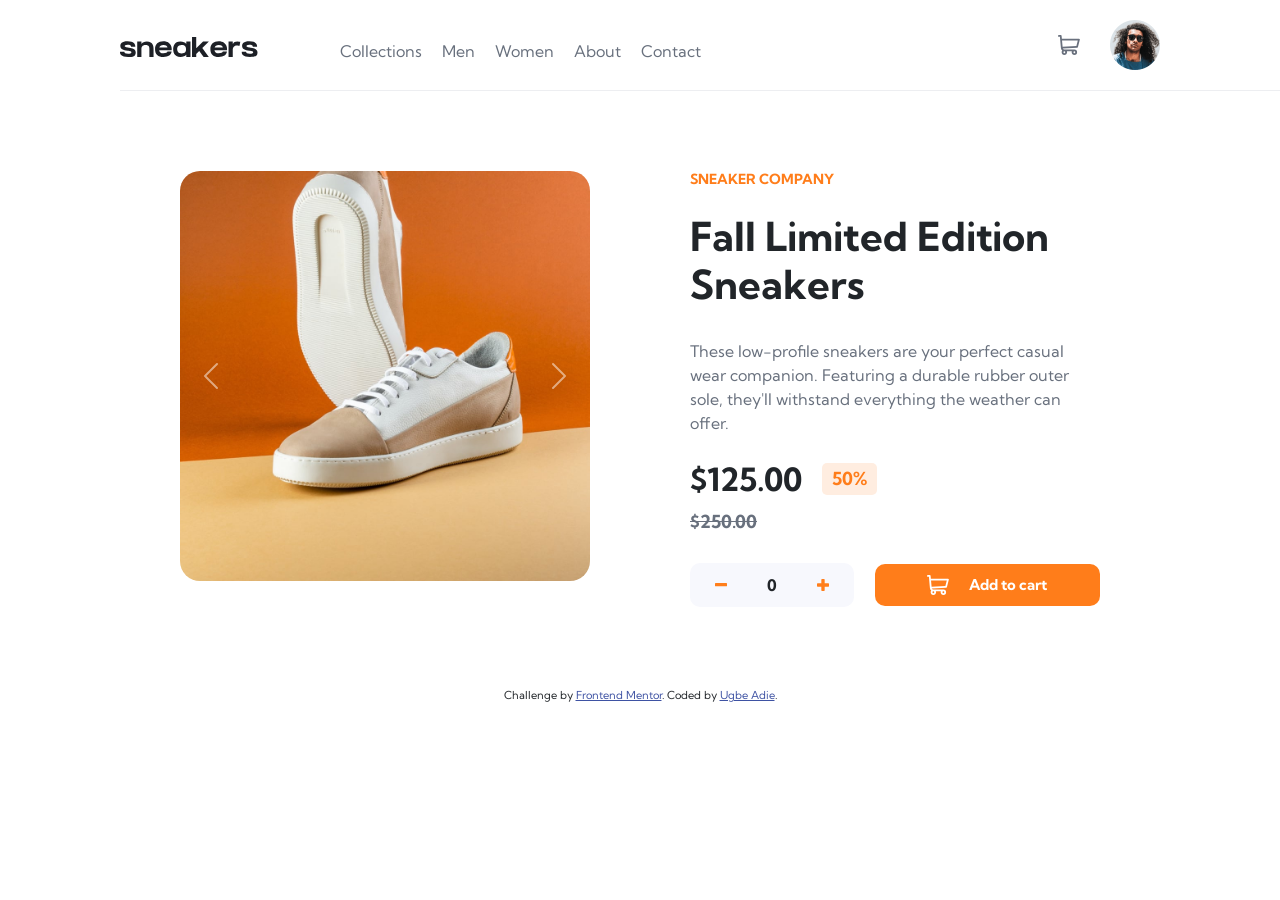
<file: index.html>
<!DOCTYPE html>
<html lang="en">
<head>
  <meta charset="UTF-8">
  <meta name="viewport" content="width=device-width, initial-scale=1.0"> <!-- displays site properly based on user's device -->
  <link href="https://cdn.jsdelivr.net/npm/bootstrap@5.0.2/dist/css/bootstrap.min.css" rel="stylesheet"
    integrity="sha384-EVSTQN3/azprG1Anm3QDgpJLIm9Nao0Yz1ztcQTwFspd3yD65VohhpuuCOmLASjC" crossorigin="anonymous">
  <link rel="icon" type="image/png" sizes="32x32" href="./images/favicon-32x32.png">
  <link rel="stylesheet" href="style.css">
  <title>Frontend Mentor | E-commerce product page</title>
</head>
<body>

  <!-- NAVBAR STARTS -->

  <nav>
    <a class="toggle-button"></a>
    <div class="nav-left">
      <div class="logo">
        <img class="logo" src="images/logo.svg" alt="">
      </div>
      <div class="nav-items">
        <ul>
          <li><a href="colorlib-error-404-9/index.html">Collections</a></li>
          <li><a href="colorlib-error-404-9/index.html">Men</a></li>
          <li><a href="colorlib-error-404-9/index.html">Women</a></li>
          <li><a href="colorlib-error-404-9/index.html">About</a></li>
          <li><a href="colorlib-error-404-9/index.html">Contact</a></li>
        </ul>
      </div>
    </div>

    <!-- CART AND AVATAR STARTS-->

    <div class="nav-right">
      <div class="cart-number">0</div>
      <img class="cart" src="images/icon-cart.svg" alt="">
      <img class="avatar" src="images/image-avatar.png" alt="">
      <div class="cart-card">
      
        <div class="card-head">
          <h1>
            Cart
          </h1>
          <hr>
        </div>

      
        <div class="main-card">
      
          <p class="empty">
            Your cart is empty
          </p>
      
          <div class="prod"></div>
        </div>
          
        <div class="checkout">
          <a href="colorlib-error-404-9/index.html">Checkout</a>
        </div>
    </div>
  </nav>

  <hr class="line">

  <!-- HERO PAGE STARTS -->

  <div class="wrapper">
    <div class="left">
      <div id="carouselExampleControls" class="carousel slide" data-bs-ride="carousel">
        <div class="carousel-inner">
          <div class="carousel-item active">
            <img src="images/image-product-1.jpg" class="carousel-img" alt="...">
          </div>
          <div class="carousel-item">
            <img src="images/image-product-2.jpg" class="carousel-img" alt="...">
          </div>
          <div class="carousel-item">
            <img src="images/image-product-3.jpg" class="carousel-img" alt="...">
          </div>
          <div class="carousel-item">
            <img src="images/image-product-4.jpg" class="carousel-img" alt="...">
          </div>
        </div>
        <button class="carousel-control-prev" type="button" data-bs-target="#carouselExampleControls" data-bs-slide="prev">
          <span class="carousel-control-prev-icon" aria-hidden="true"></span>
          <span class="visually-hidden">Previous</span>
        </button>
        <button class="carousel-control-next" type="button" data-bs-target="#carouselExampleControls" data-bs-slide="next">
          <span class="carousel-control-next-icon" aria-hidden="true"></span>
          <span class="visually-hidden">Next</span>
        </button>
      </div>
    </div>
    <div class="right">
      <h6>Sneaker Company</h6>
      <h1>Fall Limited Edition Sneakers</h1>
      <p>These low-profile sneakers are your perfect casual wear companion. Featuring a
        durable rubber outer sole, they'll withstand everything the weather can offer.
      </p>
      <div class="t-p">
        <div class="price">
          <h2>$125.00</h2>
          <h3>50%</h3>
        </div>
        <h4>$250.00</h4>
      </div>
      <div class="amount">
        <div class="amount-left">
          <img src="images/icon-minus.svg" alt="minus" class="minus">
          <span class="count">0</span>
          <img src="images/icon-plus.svg" alt="plus" class="plus">
        </div>
        <div class="amount-right">
          <img src="images/icon-cart.svg" alt="cart button" srcset="" class="cart2">Add to cart
        </div>
      </div>
    </div>
  </div>

  <div class="attribution">
  Challenge by <a href="https://www.frontendmentor.io/profile/ugbeadie" target="_blank">Frontend Mentor</a>.
  Coded by <a href="https://ugbeportfolio.netlify.app/">Ugbe Adie</a>.
    </div>
  <script src="https://cdn.jsdelivr.net/npm/@popperjs/core@2.10.2/dist/umd/popper.min.js"
    integrity="sha384-7+zCNj/IqJ95wo16oMtfsKbZ9ccEh31eOz1HGyDuCQ6wgnyJNSYdrPa03rtR1zdB" crossorigin="anonymous"></script>
  <script src="https://cdn.jsdelivr.net/npm/bootstrap@5.1.3/dist/js/bootstrap.min.js"
    integrity="sha384-QJHtvGhmr9XOIpI6YVutG+2QOK9T+ZnN4kzFN1RtK3zEFEIsxhlmWl5/YESvpZ13" crossorigin="anonymous"></script>
  <script src="script.js"></script>
</body>
</html>
</file>
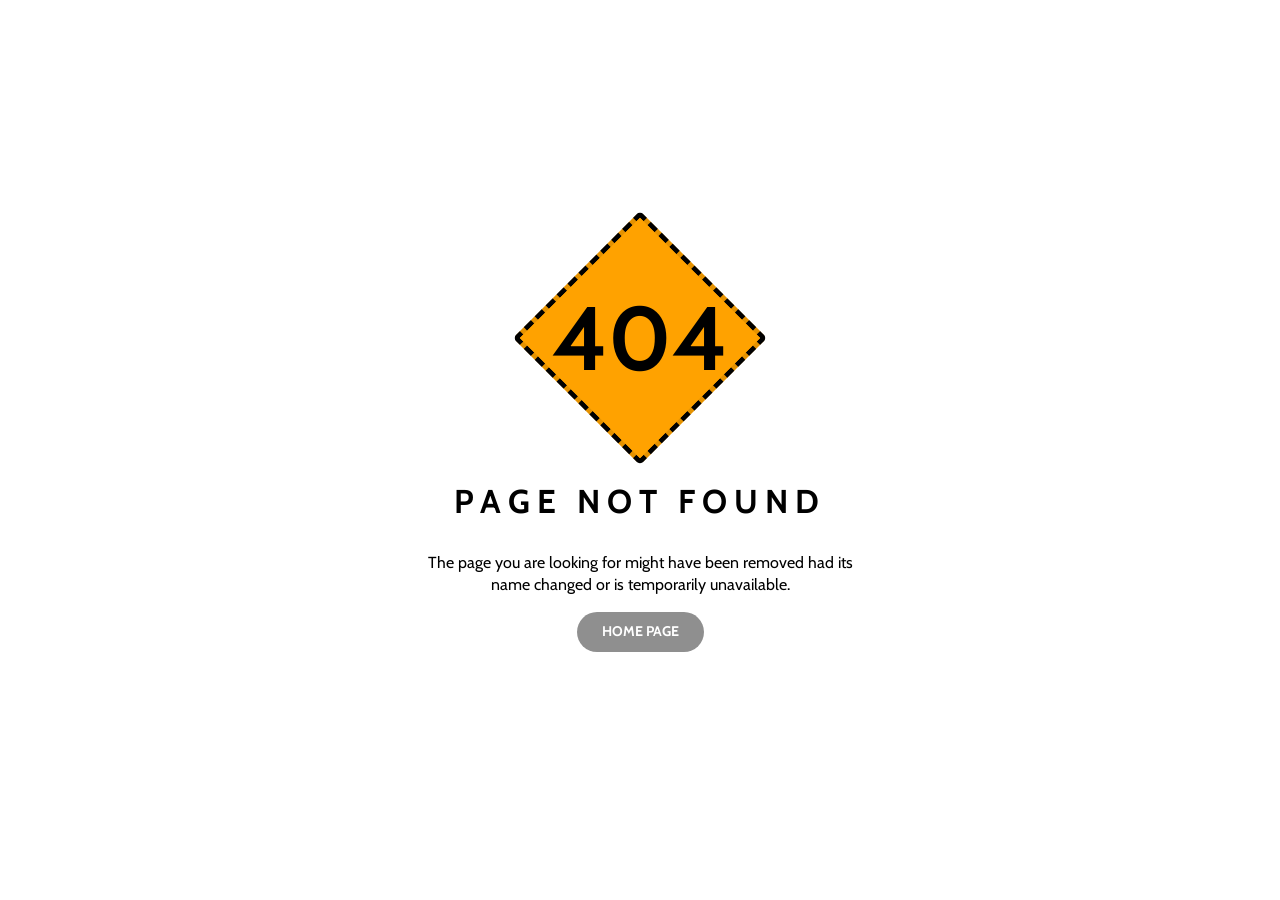
<file: colorlib-error-404-9/index.html>
<!DOCTYPE html>
<html lang="en">

<head>
	<meta charset="utf-8">
	<meta http-equiv="X-UA-Compatible" content="IE=edge">
	<meta name="viewport" content="width=device-width, initial-scale=1">
	<!-- The above 3 meta tags *must* come first in the head; any other head content must come *after* these tags -->

	<title>404 HTML Template by Colorlib</title>

	<!-- Google font -->
	<link href="https://fonts.googleapis.com/css?family=Cabin:400,700" rel="stylesheet">

	<!-- Custom stlylesheet -->
	<link type="text/css" rel="stylesheet" href="css/style.css" />

	<!-- HTML5 shim and Respond.js for IE8 support of HTML5 elements and media queries -->
	<!-- WARNING: Respond.js doesn't work if you view the page via file:// -->
	<!--[if lt IE 9]>
		  <script src="https://oss.maxcdn.com/html5shiv/3.7.3/html5shiv.min.js"></script>
		  <script src="https://oss.maxcdn.com/respond/1.4.2/respond.min.js"></script>
		<![endif]-->

</head>

<body>

	<div id="notfound">
		<div class="notfound">
			<div class="notfound-404">
				<div></div>
				<h1>404</h1>
			</div>
			<h2>Page not found</h2>
			<p>The page you are looking for might have been removed had its name changed or is temporarily unavailable.</p>
			<a href="/index.html">home page</a>
		</div>
	</div>

</body><!-- This templates was made by Colorlib (https://colorlib.com) -->

</html>
</file>
<file: style.css>
@import url("https://fonts.googleapis.com/css2?family=Kumbh+Sans:wght@400;700&display=swap");

* {
  margin: 0;
  padding: 0;
  box-sizing: border-box;
}

:root {
  --toggle-btn: url(images/icon-menu.svg);
}

body {
  font-family: "Kumbh Sans", sans-serif;
  font-size: 16px;
  overflow-x: hidden;
}

/* NAVBAR STARTS */

nav {
  display: flex;
  justify-content: space-between;
  align-items: center;
  padding: 20px 120px;
}

.toggle-button {
  display: none;
  background: var(--toggle-btn) no-repeat;
  position: absolute;
  top: 23px;
  right: 18px;
  flex-direction: column;
  justify-content: space-between;
  height: 30px;
  width: 40px;
  cursor: pointer;
}

.cross {
  --toggle-btn: url(images/close.png);
}

.nav-items ul {
  display: flex;
  margin: 12px 0 0 50px;
}

.nav-items li {
  list-style: none;
  padding: 0 20px 0 0;
}

.nav-items li a {
  text-decoration: none;
  color: hsl(219, 9%, 45%);
  padding-bottom: 26px;
}

.nav-items li a:hover {
  color: hsl(220, 13%, 13%);
  border-bottom: 3px solid hsl(26, 100%, 55%);
}

.nav-right {
  position: relative;
}

.nav-right,
.nav-left {
  display: flex;
  justify-content: center;
  align-items: center;
}

.avatar {
  width: 50px;
  height: 50px;
}

.avatar:hover {
  border: 2px solid hsl(26, 100%, 55%);
  border-radius: 50%;
}

/* CART AND AVATAR STARTS */

.cart {
  margin-right: 30px;
}

.cart-number {
  display: none;
  position: absolute;
  top: 0;
  left: 15px;
  color: white;
  padding: 1px 10px;
  background-color: hsl(26, 100%, 55%);
  border-radius: 15px;
  font-size: 12px;
  font-weight: 700;
}

.cart-number.none {
  display: none;
}

.cart-number.show {
  display: flex;
}

.card-head h1 {
  padding: 10px 15px;
  font-size: 18px;
  font-weight: 700;
}

.cart-card {
  display: none;
  position: absolute;
  z-index: 100;
  box-shadow: rgba(0, 0, 0, 0.24) 0px 13px 18px;
  background-color: hsl(0, 0%, 100%);
  border-radius: 10px;
  top: 70px;
  right: -30px;
  width: 300px;
  min-height: 200px;
}

.cart-card.display {
  display: block;
}

.main-card {
  display: flex;
  justify-content: center;
  align-items: center;
}

.prod {
  display: flex;
  justify-content: space-around;
  align-items: center;
}

.empty {
  padding-top: 20px;
  font-size: 15px;
  font-weight: 700;
  color: hsl(219, 9%, 45%);
}

.empty.disappear {
  display: none;
}

.plus,
.minus,
.avatar,
.cart,
.amount-right,
.nav-items li a,
.delete {
  cursor: pointer;
}

.cart-thumbnail {
  width: 50px;
  border-radius: 5px;
}

.added-prod {
  color: hsl(219, 9%, 45%);
}

.added-prod p {
  padding: 0 7px;
  margin-top: 15px;
  font-size: 14px;
}

.total {
  color: hsl(0, 0%, 0%);
  font-weight: 700;
}

.quantity span {
  margin-left: 70px;
  font-size: 18px;
}

.checkout {
  padding: 0px 20px 20px 20px;
  display: none;
}

.checkout a {
  display: flex;
  align-items: center;
  justify-content: center;
  width: 100%;
  height: 45px;
  color: hsl(0, 0%, 100%);
  font-weight: 700;
  text-decoration: none;
  background-color: hsl(26, 100%, 55%);
  border-radius: 10px;
}

.checkout.appear {
  display: flex;
}

.line {
  margin: 0 120px;
  background-color: hsl(220, 14%, 75%);
  width: 100%;
  height: 1px;
  border: none;
  z-index: -1;
}

/* HERO PAGE STARTS */

.wrapper {
  display: grid;
  gap: 100px;
  grid-template-columns: repeat(2, 1fr);
  margin: 80px 180px;
}

.carousel-img {
  width: 100%;
  border-radius: 20px;
}

.right {
  max-width: 100%;
}

.right h6 {
  color: hsl(26, 100%, 55%);
  font-size: 14px;
  font-weight: 700;
  text-transform: uppercase;
}

.right h1 {
  font-weight: 700;
  margin-top: 25px;
}

.right h4 {
  color: hsl(219, 9%, 45%);
  font-size: 18px;
  font-weight: 700;
  margin-top: 5px;
  text-decoration: line-through;
}

.right p {
  color: hsl(219, 9%, 45%);
  margin-top: 30px;
}

.price {
  display: flex;
  align-items: center;
  margin-top: 25px;
}

.price h2 {
  font-weight: 700;
}

.price h3 {
  color: hsl(26, 100%, 55%);
  background-color: hsl(25, 100%, 94%);
  font-size: 18px;
  font-weight: 700;

  padding: 5px 10px;
  margin-left: 20px;
  border-radius: 5px;
}

.amount {
  display: flex;
  justify-content: space-between;
  align-items: center;
  margin-top: 30px;
}

.amount-left {
  width: 40%;
  display: flex;
  justify-content: space-between;
  align-items: center;
  background-color: hsl(223, 64%, 98%);
  padding: 10px 20px;
  border-radius: 10px;
  font-weight: 700;
}

.plus,.minus {
  padding: 5px;
}

.amount-right {
  width: 55%;
  display: flex;
  justify-content: center;
  align-items: center;
  color: white;
  background-color: hsl(26, 100%, 55%);
  padding: 10px 20px;
  font-size: 15px;
  font-weight: 700;
  border-radius: 10px;
}

.cart2 {
  margin-right: 20px;
  filter: invert(100%) sepia(20%) saturate(0%) hue-rotate(100deg)
    brightness(180%) contrast(100%);
}

.attribution {
    font-size: 11px;
    text-align: center;
  }

  .attribution a {
    color: hsl(228, 45%, 44%);
  }

@media screen and (max-width: 1200px) {
  nav {
    padding: 15px 60px;
  }
  .wrapper {
    margin: 50px 100px;
  }
}

@media screen and (max-width: 1000px) {
  nav {
    padding: 15px 30px;
  }
  .wrapper {
    margin: 30px 50px;
  }
}

@media screen and (max-width: 900px) {
  .wrapper {
    display: block;
  }
  .logo {
    margin-left: 18px;
  }
  .toggle-button {
    display: flex;
    position: absolute;
    top: 35px;
    left: 30px;
    flex-direction: column;
    justify-content: space-between;
    height: 30px;
    width: 40px;
    z-index: 1000;
  }
  .cross {
    --toggle-btn: url(images/icon-close.svg);
    z-index: 1000;
  }
  ol,
  ul {
    padding: 0;
  }
  .nav-items {
    display: none;
    flex-direction: column;
    width: 70vw;
    height: 100vh;
    background-color: hsl(0, 0%, 100%);
    box-shadow: rgba(0, 0, 0, 0.9) 10px 13px 400px;

    position: absolute;
    top: 60px;
    left: -50px;
    z-index: 200;
  }
  .nav-items ul {
    flex-direction: column;
    justify-content: flex-start;
    margin: 30px 0 0 70px;
  }
  .nav-items li {
    padding: 10px;
    font-size: 18px;
    font-weight: 700;
  }
  .nav-items li a:hover {
    border-bottom: none;
  }
  .nav-items.active {
    display: flex;
    top: 0;
    padding-top: 60px;
  }
  .hidden {
    overflow: hidden;
  }
  .wrapper {
    margin: 0;
  }
  .carousel-img {
    border-radius: 0%;
  }
  .right {
    padding: 30px;
  }
  .t-p {
    display: flex;
    align-items: center;
  }
  .right h4 {
    margin: 25px 0 0 28px;
  }
  .cart-card {
    position: absolute;
    right: 30%;
    width: 300%;
  }
}

@media screen and (max-width: 400px) {
  nav {
    padding: 10px 15px;
  }
  .toggle-button {
    top: 25px;
    left: 18px;
  }
  .logo {
    margin-left: 15px;
  }
  .cart {
    margin-right: 10px;
  }
  .cart-number {
    position: absolute;
    top: 0;
    left: 8px;
    padding: 1px 8px;
  }
  .avatar {
    width: 40px;
    height: 40px;
  }
  .amount {
    display: block;
    width: 100%;
  }
  .amount-left {
    width: 100%;
  }
  .amount-right {
    width: 100%;
    margin-top: 20px;
  }
  .cart-card {
    position: absolute;
    top: 55px;
    right: -7%;
    width: 300px;
  }
}

@media screen and (max-width: 300px) {
  .cart-card {
    /* right: 40%; */
    width: 250px;
  }
  /* .t-p {
    display: flex;
    flex-direction: column;
    justify-content: center;
  } */
}
</file>
<file: colorlib-error-404-9/css/style.css>
* {
  -webkit-box-sizing: border-box;
          box-sizing: border-box;
}

body {
  padding: 0;
  margin: 0;
}

#notfound {
  position: relative;
  height: 100vh;
}

#notfound .notfound {
  position: absolute;
  left: 50%;
  top: 50%;
  -webkit-transform: translate(-50%, -50%);
      -ms-transform: translate(-50%, -50%);
          transform: translate(-50%, -50%);
}

.notfound {
  max-width: 460px;
  width: 100%;
  text-align: center;
  line-height: 1.4;
}

.notfound .notfound-404 {
  position: relative;
  width: 180px;
  height: 180px;
  margin: 0px auto 50px;
}

.notfound .notfound-404>div:first-child {
  position: absolute;
  left: 0;
  right: 0;
  top: 0;
  bottom: 0;
  background: #ffa200;
  -webkit-transform: rotate(45deg);
      -ms-transform: rotate(45deg);
          transform: rotate(45deg);
  border: 5px dashed #000;
  border-radius: 5px;
}

.notfound .notfound-404>div:first-child:before {
  content: '';
  position: absolute;
  left: -5px;
  right: -5px;
  bottom: -5px;
  top: -5px;
  -webkit-box-shadow: 0px 0px 0px 5px rgba(0, 0, 0, 0.1) inset;
          box-shadow: 0px 0px 0px 5px rgba(0, 0, 0, 0.1) inset;
  border-radius: 5px;
}

.notfound .notfound-404 h1 {
  font-family: 'Cabin', sans-serif;
  color: #000;
  font-weight: 700;
  margin: 0;
  font-size: 90px;
  position: absolute;
  top: 50%;
  -webkit-transform: translate(-50%, -50%);
      -ms-transform: translate(-50%, -50%);
          transform: translate(-50%, -50%);
  left: 50%;
  text-align: center;
  height: 40px;
  line-height: 40px;
}

.notfound h2 {
  font-family: 'Cabin', sans-serif;
  font-size: 33px;
  font-weight: 700;
  text-transform: uppercase;
  letter-spacing: 7px;
}

.notfound p {
  font-family: 'Cabin', sans-serif;
  font-size: 16px;
  color: #000;
  font-weight: 400;
}

.notfound a {
  font-family: 'Cabin', sans-serif;
  display: inline-block;
  padding: 10px 25px;
  background-color: #8f8f8f;
  border: none;
  border-radius: 40px;
  color: #fff;
  font-size: 14px;
  font-weight: 700;
  text-transform: uppercase;
  text-decoration: none;
  -webkit-transition: 0.2s all;
  transition: 0.2s all;
}

.notfound a:hover {
  background-color: #2c2c2c;
}
</file>
